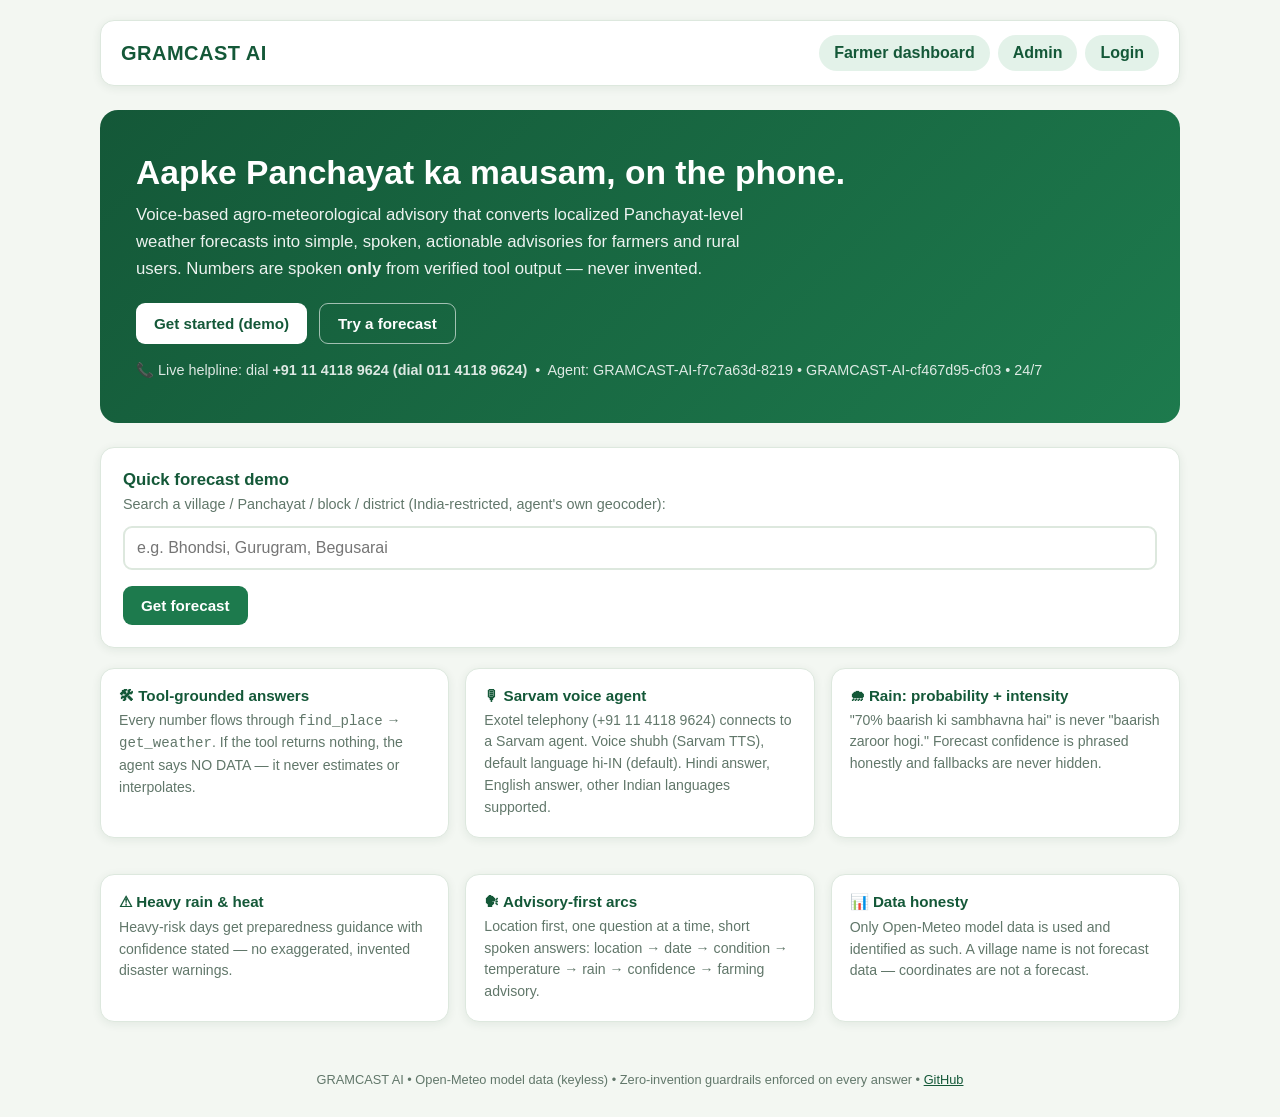
<file: index.html>
<!DOCTYPE html>
<html lang="en">
<head>
  <meta charset="UTF-8">
  <meta name="viewport" content="width=device-width, initial-scale=1.0">
  <title>GRAMCAST AI — Panchayat-level weather advisory for farmers</title>
  <link rel="stylesheet" href="styles.css">
</head>
<body>
  <div class="container">
    <div class="topbar">
      <div class="brand">
        <h1>GRAMCAST AI</h1>
        
      </div>
      <nav class="topnav">
        <a href="dashboard.html">Farmer dashboard</a>
        <a href="admin.html">Admin</a>
        <a href="login.html" id="navAuth">Login</a>
      </nav>
    </div>

    <section class="hero">
      <h1>Aapke Panchayat ka mausam, on the phone.</h1>
      <p class="lead">
        Voice-based agro-meteorological advisory that converts localized Panchayat-level weather
        forecasts into simple, spoken, actionable advisories for farmers and rural users.
        Numbers are spoken <strong>only</strong> from verified tool output — never invented.
      </p>
      <div class="actions">
        <button class="btn" onclick="location.href='login.html'">Get started (demo)</button>
        <button class="btn out" onclick="location.href='dashboard.html'">Try a forecast</button>
      </div>
      <p style="margin-top:18px; font-size:0.9rem; opacity:0.85;">
        📞 Live helpline: dial <strong id="heroPhone">—</strong> &nbsp;•&nbsp;
        <span id="heroAgent">—</span>
      </p>
    </section>

    <!-- quick forecast demo -->
    <section class="card" id="quickbox">
      <h2>Quick forecast demo
        
      </h2>
      <p class="sub">Search a village / Panchayat / block / district (India-restricted, agent's own geocoder):</p>
      <div class="field" style="position:relative;">
        <input id="q" autocomplete="off" placeholder="e.g. Bhondsi, Gurugram, Begusarai">
        <div class="suggest" id="suggest"></div>
      </div>
      <button class="btn" id="goBtn" style="width:auto;">Get forecast</button>
      <div class="msg err" id="quickErr"></div>
      <div id="quickOut"></div>
    </section>

    <section class="grid cols-3">
      <div class="card feature">
        <h3>🛠 Tool-grounded answers</h3>
        <p>Every number flows through <code>find_place</code> → <code>get_weather</code>.
           If the tool returns nothing, the agent says NO DATA — it never estimates or interpolates.</p>
      </div>
      <div class="card feature">
        <h3>🎙 Sarvam voice agent</h3>
        <p>Exotel telephony (<span id="featPhone">—</span>) connects to a Sarvam agent. Voice
           <span id="featVoice">—</span>, default language <span id="featLang">—</span>. Hindi answer, English
           answer, other Indian languages supported.</p>
      </div>
      <div class="card feature">
        <h3>🌧 Rain: probability + intensity</h3>
        <p>"70% baarish ki sambhavna hai" is never "baarish zaroor hogi."
           Forecast confidence is phrased honestly and fallbacks are never hidden.</p>
      </div>
      <div class="card feature">
        <h3>⚠ Heavy rain & heat</h3>
        <p>Heavy-risk days get preparedness guidance with confidence stated — no exaggerated,
           invented disaster warnings.</p>
      </div>
      <div class="card feature">
        <h3>🗣 Advisory-first arcs</h3>
        <p>Location first, one question at a time, short spoken answers: location → date → condition →
           temperature → rain → confidence → farming advisory.</p>
      </div>
      <div class="card feature">
        <h3>📊 Data honesty</h3>
        <p>Only Open-Meteo model data is used and identified as such. A village name is not
           forecast data — coordinates are not a forecast.</p>
      </div>
    </section>

    <section class="footer">
      GRAMCAST AI • Open-Meteo model data (keyless) • Zero-invention guardrails enforced on every answer •
      <a href="https://github.com/rajputishika937-ui/gram-cast-" target="_blank" rel="noopener">GitHub</a>
    </section>
  </div>

  <script src="app.js"></script>
  <script>
    // fill agent facts
    document.getElementById("heroPhone").textContent = GC.FACTS.phone + " (dial " + GC.FACTS.phone_dial + ")";
    document.getElementById("heroAgent").textContent = "Agent: " + GC.FACTS.agent + " • " + GC.FACTS.deploy + " • 24/7";
    document.getElementById("featPhone").textContent = GC.FACTS.phone;
    document.getElementById("featVoice").textContent = GC.FACTS.voice;
    document.getElementById("featLang").textContent = GC.FACTS.language;

    // nav auth button reflects session
    GC.auth.seed();
    const s = GC.auth.session();
    document.getElementById("navAuth").textContent = s ? s.name + " — dashboard" : "Login";
    document.getElementById("navAuth").href = s ? (s.role === "admin" ? "admin.html" : "dashboard.html") : "login.html";

    /* ---- quick demo: same data path, mini version ---- */
    const q = document.getElementById("q");
    const sugBox = document.getElementById("suggest");
    let selected = null, timer = null;

    q.addEventListener("input", () => {
      selected = null;
      clearTimeout(timer);
      const name = q.value.trim();
      if (name.length < 2) { sugBox.classList.remove("show"); return; }
      timer = setTimeout(async () => {
        try {
          const hits = await GC.findPlaces(name, 8);
          sugBox.innerHTML = "";
          if (!hits.length) { sugBox.classList.remove("show"); return; }
          hits.forEach(h => {
            const b = GC.el("<button>" + GC.esc(h.place_name) +
              "<small>" + GC.esc([h.district, h.region].filter(Boolean).join(", ")) +
              " — (" + h.latitude + ", " + h.longitude + ")</small></button>");
            b.addEventListener("click", () => { selected = h; q.value = GC.placeLabel(h); sugBox.classList.remove("show"); });
            sugBox.appendChild(b);
          });
          sugBox.classList.add("show");
        } catch { sugBox.classList.remove("show"); }
      }, 350);
    });

    document.addEventListener("click", e => {
      if (!e.target.closest("#quickbox") || (!e.target.closest("#suggest") && e.target !== q)) {
        sugBox.classList.remove("show");
      }
    });

    document.getElementById("goBtn").addEventListener("click", async () => {
      const errBox = document.getElementById("quickErr");
      const out = document.getElementById("quickOut");
      errBox.classList.remove("show"); out.innerHTML = "";
      const btn = document.getElementById("goBtn");
      try {
        btn.disabled = true; btn.textContent = "Fetching…";
        const place = selected || await GC.findPlace(q.value.trim());
        const w = await GC.getWeather(place, 3);
        GC.logQuery(place, null);

        const errBox = document.getElementById("quickErr");
        const out = document.getElementById("quickOut");
        try {
          GC.showForecast("quickOut", place, w, 3);
          out.innerHTML += '<div class="provenance">Location: ' + GC.esc(GC.placeLabel(place)) +
            " (" + place.latitude + ", " + place.longitude + ") • Source: " + GC.esc(GC.FACTS.source) + "</div>";
        } catch (err) {
          out.innerHTML = "";
          if (err?.noData) {
            errBox.textContent = err.message;
          } else {
            errBox.textContent = err?.message || "Request failed. Please try again.";
          }
          errBox.classList.add("show");
        } finally {
          btn.disabled = false; btn.textContent = "Get forecast";
        }
      } catch (err) {
        errBox.textContent = err.message || "Request failed.";
        errBox.classList.add("show");
      } finally {
        btn.disabled = false; btn.textContent = "Get forecast";
      }
    });
  </script>
</body>
</html>
</file>
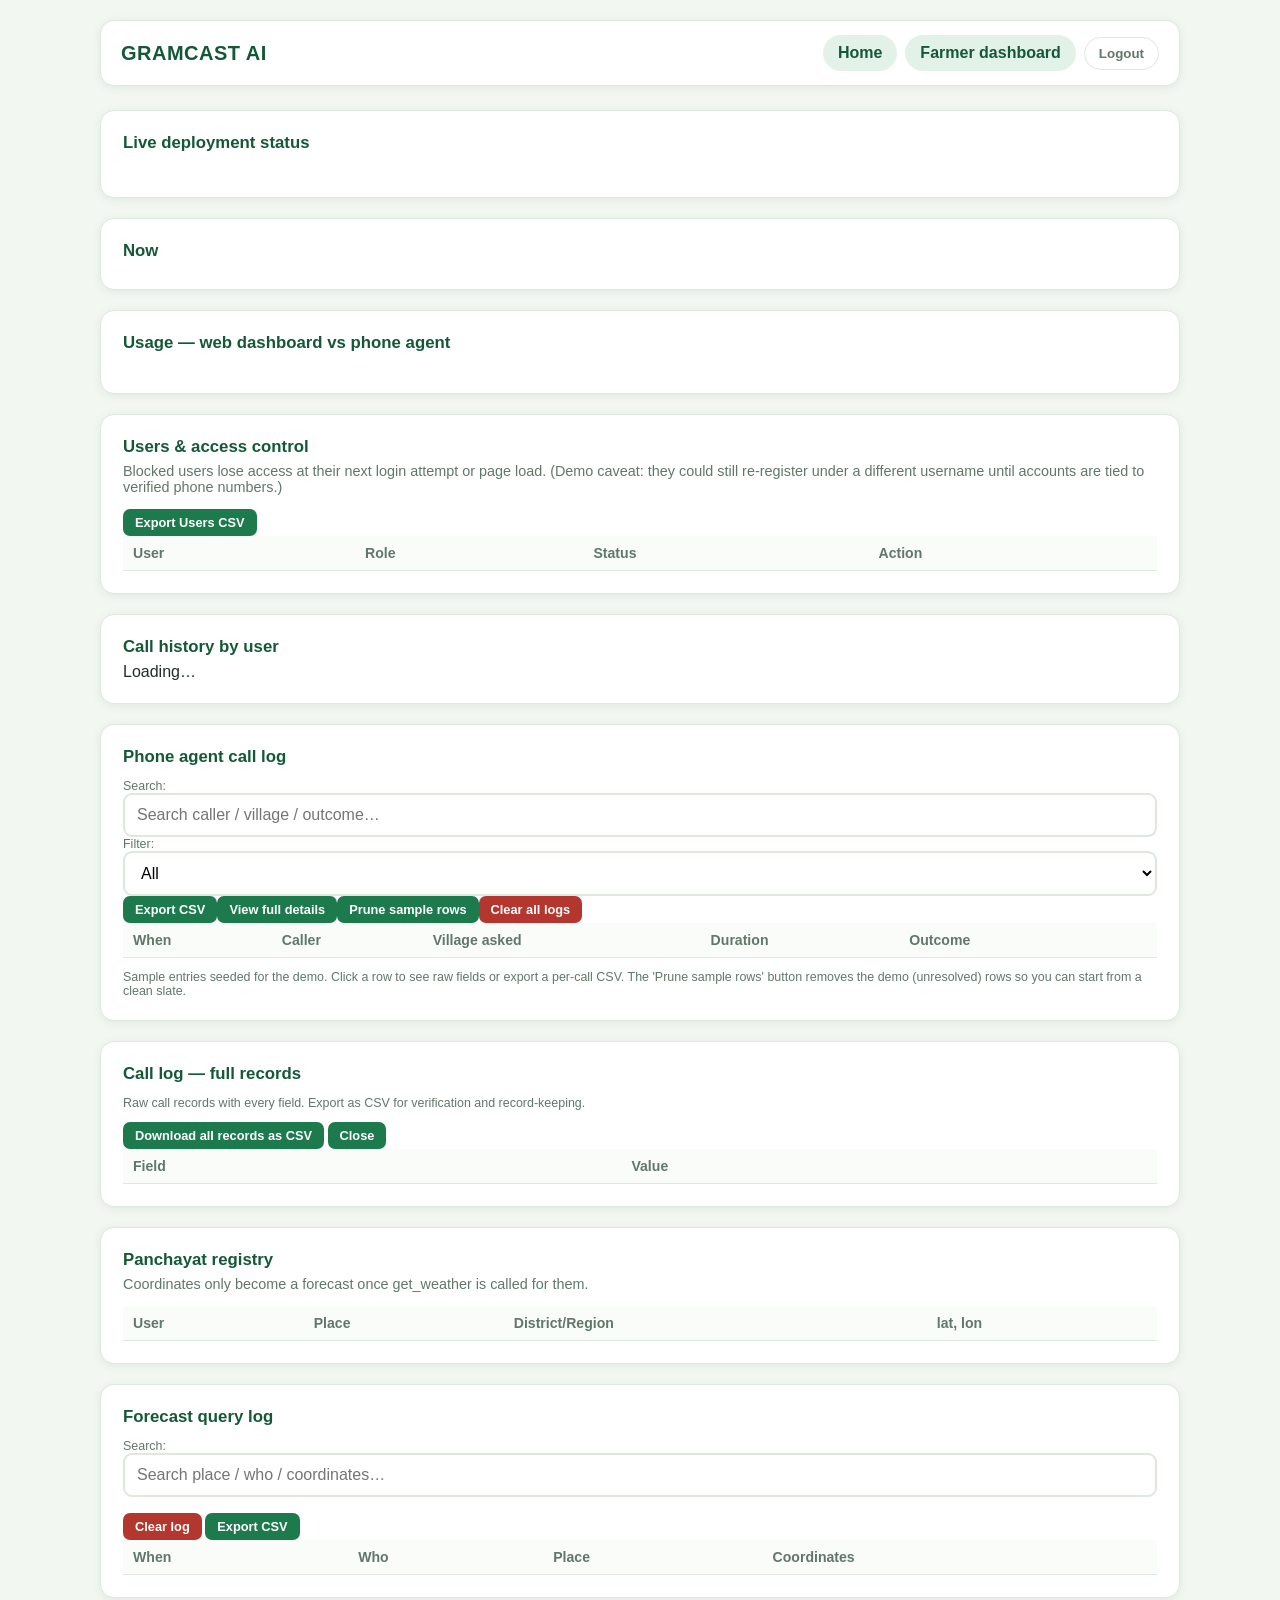
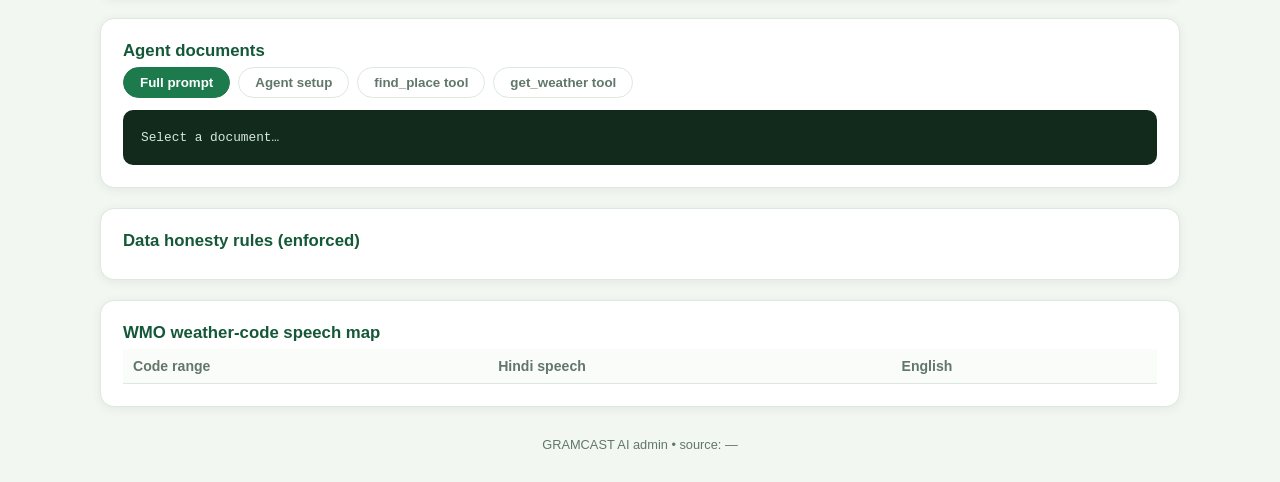
<file: admin.html>
<!DOCTYPE html>
<html lang="en">
<head>
  <meta charset="UTF-8">
  <meta name="viewport" content="width=device-width, initial-scale=1.0">
  <title>Admin dashboard — GRAMCAST AI</title>
  <link rel="stylesheet" href="styles.css">
</head>
<body>
  <div class="container">
    <div class="topbar">
      <div class="brand">
        <h1>GRAMCAST AI</h1>
      </div>
      <nav class="topnav">
        <a href="index.html">Home</a>
        <a href="dashboard.html">Farmer dashboard</a>
        <button class="btn-out" id="logoutBtn">Logout</button>
      </nav>
    </div>

    <section class="card">
      <h2>Live deployment status</h2>
      <div class="grid cols-4" id="statusGrid"></div>
      <dl class="kv mt" id="factsList"></dl>
    </section>

    <section class="card">
      <h2>Now</h2>
      <div class="grid cols-5" id="statGrid"></div>
    </section>

    <section class="card">
      <h2>Usage — web dashboard vs phone agent</h2>
      <div class="grid cols-4" id="usageGrid"></div>
      <p class="provenance" id="usageNote"></p>
    </section>

    <section class="card">
      <h2>Users &amp; access control</h2>
      <p class="sub">Blocked users lose access at their next login attempt or page load. (Demo caveat: they could still re-register under a different username until accounts are tied to verified phone numbers.)</p>
      <div class="provenance sm"><button class="btn sm ok" id="exportUsersBtn">Export Users CSV</button></div>
      <table id="userTable"><thead><tr><th>User</th><th>Role</th><th>Status</th><th>Action</th></tr></thead><tbody></tbody></table>
    </section>

    <section class="card mt">
      <h2>Call history by user</h2>
      <div id="callHistoryBox"><p>Loading…</p></div>
    </section>

    <section class="card hidden" id="userCallCard" style="display:none;">
      <h2>Call records — <span id="userHistoryTitle"></span></h2>
      <div class="provenance sm"><button class="btn sm" id="backToHistory">← Back to user list</button></div>
      <table id="userCallTable"><thead><tr><th>When</th><th>Caller</th><th>Village asked</th><th>Duration</th><th>Outcome</th></tr></thead><tbody></tbody></table>
    </section>

    <section class="card mt">
      <h2>Phone agent call log</h2>
      <div class="provenance sm">Search: <input id="callLogSearch" placeholder="Search caller / village / outcome…"> Filter: <select id="callLogFilter"><option value="">All</option><option value="today">Today</option><option value="answered">Answered</option><option value="no-data">No forecast data</option></select><button class="btn sm ok" id="exportCallLogBtn">Export CSV</button><button class="btn sm" id="viewCallDetailsBtn">View full details</button><button class="btn sm" id="pruneSampleBtn">Prune sample rows</button><button class="btn danger sm" id="clearCallLogBtn">Clear all logs</button></div>
      <table id="callTable"><thead><tr><th>When</th><th>Caller</th><th>Village asked</th><th>Duration</th><th>Outcome</th><th></th></tr></thead><tbody></tbody></table>
      <div class="provenance">Sample entries seeded for the demo. Click a row to see raw fields or export a per-call CSV. The 'Prune sample rows' button removes the demo (unresolved) rows so you can start from a clean slate.</div>
    </section>

    <section class="card hidden" id="callDetailsCard">
      <h2>Call log — full records</h2>
      <p class="provenance">Raw call records with every field. Export as CSV for verification and record-keeping.</p>
      <div class="provenance sm"><button class="btn sm" id="exportCallDetailsBtn">Download all records as CSV</button> <button class="btn sm" id="closeCallDetailsBtn">Close</button></div>
      <table id="callDetailsTable"><thead><tr><th>Field</th><th>Value</th></tr></thead><tbody></tbody></table>
    </section>

    <section class="card">
      <h2>Panchayat registry</h2>
      <p class="sub">Coordinates only become a forecast once get_weather is called for them.</p>
      <table id="locTable"><thead><tr><th>User</th><th>Place</th><th>District/Region</th><th>lat, lon</th></tr></thead><tbody></tbody></table>
    </section>

    <section class="card mt">
      <h2>Forecast query log</h2>
      <div class="provenance sm">Search: <input id="logSearch" placeholder="Search place / who / coordinates…"> <button class="btn danger sm mt" id="clearLogBtn">Clear log</button> <button class="btn sm ok mt" id="exportLogBtn">Export CSV</button></div>
      <table id="logTable"><thead><tr><th>When</th><th>Who</th><th>Place</th><th>Coordinates</th></tr></thead><tbody></tbody></table>
    </section>

    <section class="card">
      <h2>Agent documents</h2>
      <div class="tabs">
        <button class="on" data-doc="prompts/GRAMCAST_PROMPT.md">Full prompt</button>
        <button data-doc="config/agent_setup.md">Agent setup</button>
        <button data-doc="tools/find_place.md">find_place tool</button>
        <button data-doc="tools/get_weather.md">get_weather tool</button>
      </div>
      <pre class="config" id="docView">Select a document…</pre>
    </section>

    <section class="card">
      <h2>Data honesty rules (enforced)</h2>
      <ul id="rules" style="line-height:1.9; font-size:0.92rem; padding-left:18px;"></ul>
    </section>

    <section class="card">
      <h2>WMO weather-code speech map</h2>
      <table id="wmoTable"><thead><tr><th>Code range</th><th>Hindi speech</th><th>English</th></tr></thead><tbody></tbody></table>
    </section>

    <div class="footer">
      GRAMCAST AI admin • source: <span id="srcLine">—</span>
    </div>
  </div>

  <script src="app.js"></script>
  <script>
    const session = GC.auth.requireRole("admin");
    if (session) {
      document.getElementById("logoutBtn").addEventListener("click", GC.auth.logout);

      const cards = [
        ["Agent", GC.FACTS.agent],
        ["Deployment", GC.FACTS.deploy],
        ["Phone", GC.FACTS.phone],
        ["Status", "Active • 24/7"],
      ];
      document.getElementById("statusGrid").innerHTML = cards.map(c =>
        '<div class="day-card stat"><div class="l" style="color:var(--muted); font-size:0.8rem;">' + c[0] +
        '</div><div style="font-weight:700; margin-top:4px; word-break:break-all;">' + GC.esc(c[1]) + "</div></div>"
      ).join("");

      document.getElementById("factsList").innerHTML = [
        ["Agent", GC.FACTS.agent], ["Deployment", GC.FACTS.deploy],
        ["Telephony", GC.FACTS.telephony], ["Voice", GC.FACTS.voice],
        ["Default language", GC.FACTS.language], ["Forecast source", GC.FACTS.source],
        ["Tools", "find_place (geocoding) → get_weather (forecast)"],
      ].map(p => "<dt>" + p[0] + "</dt><dd>" + GC.esc(p[1]) + "</dd>").join("");

      const users = GC.store.get("users", []);
      const allLocs = [];
      users.forEach(u => GC.store.get("locs_" + u.id, []).forEach(l => allLocs.push({ user: u.name, ...l })));
      const log = GC.store.get("forecast_log", []);
      const today = new Date().toISOString().slice(0, 10);
      const callLog = GC.store.get("call_log", []);

      const isAdmin = GC.auth.requireRole("admin");
      function adminOnly() {
        if (!isAdmin) { GC.showAlert("Admin panel only — log in as admin.", "bad"); return false; }
        return true;
      }

      function seedIfEmpty() {
        if (!GC.store.get("call_log", null)) {
          const d = 24 * 60 * 60 * 1000, now = Date.now();
          GC.store.set("call_log", [
            { caller: "+91 987*** 421", village: "Bhondsi, Gurugram, Haryana",  dur: "0:42", at: new Date(now - 0.2*d).toISOString(), outcome: "answered", sample: "sample data - wire Exotel CDR feed here" },
            { caller: "+91 981*** 037", village: "Begusarai, Bihar",            dur: "1:07", at: new Date(now - 0.4*d).toISOString(), outcome: "answered", sample: "sample data - wire Exotel CDR feed here" },
            { caller: "+91 946*** 914", village: "Bhundsi (unresolved)",        dur: "0:19", at: new Date(now - 1.1*d).toISOString(), outcome: "answered", sample: "sample data - wire Exotel CDR feed here" },
            { caller: "+91 958*** 556", village: "Panipat, Haryana",            dur: "0:31", at: new Date(now - 1.9*d).toISOString(), outcome: "answered", sample: "sample data - wire Exotel CDR feed here" },
            { caller: "+91 946*** 914", village: "Bhundsi (unresolved)",        dur: "0:12", at: new Date(now - 2.2*d).toISOString(), outcome: "no forecast data", sample: "sample data - wire Exotel CDR feed here" },
          ]);
        }
      }
      seedIfEmpty();

      function renderStats() {
        const usersNow = GC.store.get("users", []);
        const logNow = GC.store.get("forecast_log", []);
        const todayKey = new Date().toISOString().slice(0, 10);
        const callRows = GC.store.get("call_log", []);
        document.getElementById("statGrid").innerHTML = [
          ["Users", usersNow.length], ["Blocked users", usersNow.filter(u => u.blocked).length], ["Saved Panchayats", allLocs.length],
          ["Logged queries", logNow.length], ["Queries today", logNow.filter(x => (x.at || "").slice(0, 10) === todayKey).length],
          ["Calls in log", callRows.length], ["Call records today", callRows.filter(c => (c.at || "").slice(0, 10) === todayKey).length],
        ].map(c => '<div class="day-card stat"><div class="v">' + c[1] + '</div><div class="l">' + c[0] + "</div></div>").join("");
      }
      renderStats();

      const users2 = GC.store.get("users", []);
      const callers = [...new Set(callLog.map(c => c.caller))];
      const webCalls = log.filter(x => x.by && !x.by.startsWith("admin@")).length;
      const phoneCalls = callLog.length;
      const phoneUsers = callers.length;
      document.getElementById("usageGrid").innerHTML = [
        ["Forecast queries on web", log.length, "info"],
        ["People who used the web", webUsers.length, "ok"],
        ["Calls to the voice agent", phoneCalls, "info"],
        ["People who dialed in", phoneUsers, "warn"],
        ["Web users vs callers", [webUsers.length, phoneUsers]],
      ].map(c => {
        if (Array.isArray(c[2])) {
          const left = '<div class="day-card stat"><div class="v">' + c[2][0] + '</div><div class="l">' + c[0] + "</div></div>";
          const right = '<div class="day-card stat"><div class="v">' + c[2][1] + '</div><div class="l">' + c[1] + "</div></div>";
          return '<div class="grid cols-2" style="grid-template-columns:repeat(2,1fr);">' + left + right + "</div>";
        }
        return '<div class="day-card stat"><div class="v">' + c[1] + '</div><div class="l">' + c[0] + "</div></div>";
      }).join("");

      document.getElementById("usageNote").textContent =
        "Web counts track every find_place → get_weather query in the forecast log (including guests on the landing page). " +
        "Call counts come from the call log below until an Exotel CDR feed is connected. " +
        "Call records and users can be exported here as CSV for verification and record-keeping.";

      const locTb = document.querySelector("#locTable tbody");
      locTb.innerHTML = allLocs.length ? allLocs.map(l =>
        "<tr><td>" + GC.esc(l.user) + "</td><td>" + GC.esc(l.place_name) + "</td><td>" +
        GC.esc([l.district, l.region].filter(Boolean).join(", ") || "—") + "</td><td>" + l.latitude + ", " + l.longitude + "</td></tr>"
      ).join("") : "<tr><td colspan=4>No saved locations yet.</td></tr>";

      function renderUsers() {
        const users2 = GC.store.get("users", []);
        const t = document.querySelector("#userTable tbody");
        t.innerHTML = users2.map(u => {
          const self = u.id === session.id;
          return "<tr><td>" + GC.esc(u.name) + " <small style='color:var(--muted)'>@" + GC.esc(u.user) + "</small></td>" +
            '<td><span class="chip ' + (u.role === "admin" ? "ok" : "info") + '">' + GC.esc(u.role) + "</span></td>" +
            '<td><span class="chip ' + (u.blocked ? "bad" : "ok") + '">' + (u.blocked ? "blocked" : "active") + "</span></td>" +
            '<td><button data-act="toggle" data-id="' + u.id + '" class="btn sm ' + (u.blocked ? "out" : "danger") + '" ' +
            (self ? "disabled title='You cannot block your own session'" : "") + ">" +
            (u.blocked ? "Unblock" : "Block") + "</button></td>" +
            '<td class="num"><button class="btn sm" data-act="records" data-id="' + u.id + '">Records CSV</button></td>' +
            '<td class="num"><span class="chip">' + GC.store.get("locs_" + u.id, []).length + '</span></td>';
        }).join("");
      }
      renderUsers();
      document.getElementById("exportUsersBtn").addEventListener("click", () => {
        const users = GC.store.get("users", []);
        let csv = "User,Email,Role,Status,Phone\n";
        users.forEach(u => {
          const line = u.name + "," + (u.user || "") + "," + GC.esc(u.role) + "," + (u.blocked ? "blocked" : "active") + "," + (u.user || "");
          csv += line + "\n";
        });
        const blob = new Blob([csv], { type: "text/csv;charset=utf-8;" });
        const url = URL.createObjectURL(blob);
        const a = document.createElement("a");
        a.href = url; a.download = "users.csv";
        a.click();
        URL.revokeObjectURL(url);
      });

      document.getElementById("userTable").addEventListener("click", e => {
        const btn = e.target.closest("button[data-act]");
        if (!btn || btn.disabled) return;
        const act = btn.dataset.act;
        if (act === "toggle") {
          const id = Number(btn.dataset.id);
          const u = GC.store.get("users", []).find(x => x.id === id);
          if (u) GC.auth.setBlocked(id, !u.blocked);
          renderUsers();
          renderStats();
        } else if (act === "records") {
          const id = Number(btn.dataset.id);
          GC.getUserCallHistory(id).then(({ user, calls }) => {
            const rows = calls.map(c => ({ caller: c.caller, village: c.village, dur: c.dur, atText: GC.localTime(c.at), outcome: c.outcome }));
            if (!rows.length) { GC.showAlert("No call records for this user.", "muted"); return; }
            GC.exportCsv("call_records_" + user.name.replace(/\./g, "_") + ".csv", rows, ["When (Local)", "Caller", "Village asked", "Duration", "Outcome"]);
            GC.showToast("Exported " + rows.length + " records for " + user.name + " as call_records.csv", "ok");
          });
        }
      });

      const callRows = callLog;
      const callByCaller = {};
      callRows.forEach(c => { (callByCaller[c.caller] = callByCaller[c.caller] || []).push(c); });
      const callSenders = Object.keys(callByCaller);

      const callLogSearch = document.getElementById("callLogSearch");
      if (callLogSearch) {
        callLogSearch.addEventListener("input", e => {
          const q = e.target.value.trim();
          const rows = GC.searchLog(callRows, q);
          renderCallLog();
          GC.showToast(q ? "" + rows.length + " of " + callRows.length + " rows", "", 1200);
        });
      }
      const callLogFilter = document.getElementById("callLogFilter");
      if (callLogFilter) {
        callLogFilter.addEventListener("change", e => {
          const v = e.target.value;
          const rows = v === "today" ? GC.filterToday(callRows) : v === "answered" ? callRows.filter(c => c.outcome === "answered") : v === "no-data" ? callRows.filter(c => c.outcome === "no forecast data") : callRows;
          renderCallLog();
        });
      }
      const clearCallLogBtn = document.getElementById("clearCallLogBtn");
      if (clearCallLogBtn) {
        clearCallLogBtn.addEventListener("click", () => {
          if (!confirm("Erase all call records? This cannot be undone.")) return;
          GC.store.set("call_log", []);
          renderCallLog();
          GC.showToast("Call log cleared.", "ok");
        });
      }
      const pruneSampleBtn = document.getElementById("pruneSampleBtn");
      if (pruneSampleBtn) {
        pruneSampleBtn.addEventListener("click", () => {
          const changed = GC.pruneSampleRows();
          renderCallLog();
          GC.showAlert(changed ? "Sample (unresolved) rows removed — clean slate." : "No sample rows to prune.", changed ? "ok" : "muted");
        });
      }
      const exportCallLogBtn = document.getElementById("exportCallLogBtn");
      if (exportCallLogBtn) {
        exportCallLogBtn.addEventListener("click", () => {
          const rows = callRows.map(c => ({ when: new Date(c.at).toLocaleString("en-IN"), caller: c.caller, village: c.village, dur: c.dur, outcome: c.outcome }));
          GC.exportCsv("call_log.csv", rows, ["When (Local)", "Caller", "Village asked", "Duration", "Outcome"]);
          GC.showToast("Exported " + rows.length + " call logs.", "ok");
        });
      }
      const exportCallDetailsBtn = document.getElementById("exportCallDetailsBtn");
      if (exportCallDetailsBtn) {
        exportCallDetailsBtn.addEventListener("click", () => {
          const rows = callRows.map(c => ({ whenUTC: c.at || "", local: GC.localTime(c.at), caller: c.caller, village: c.village, dur: c.dur, outcome: c.outcome, sample: c.sample || "" }));
          GC.exportCsv("gramcast_call_log_records.csv", rows, ["When (UTC)", "Local time", "Caller", "Village asked", "Duration", "Outcome", "Sample"]);
          GC.showToast("Exported " + rows.length + " raw records.", "ok");
        });
      }

      function renderCallLog() {
        document.querySelector("#callTable tbody").innerHTML = callRows.length ? callRows.map(c =>
          "<tr><td>" + GC.esc(GC.localTime(c.at)) + "</td><td>" + GC.esc(c.caller) + "</td><td>" + GC.esc(c.village) +
          "</td><td>" + GC.esc(c.dur) + "</td><td><span class=" + (c.outcome === "answered" ? '"chip ok"' : '"chip warn"') + ">" + GC.esc(c.outcome) + "</span></td>" +
          '<td class="num"><button class="btn sm ok" data-act="details" data-id="' + GC.uniqueId(callRows.indexOf(c)) + '">Details</button></td>' +
          '<td class="num"><button class="btn sm" data-act="csv" data-id="' + GC.uniqueId(callRows.indexOf(c)) + '">CSV</button></td></tr>'
        ).join("") : "<tr><td colspan=6>No calls yet.</td></tr>";
      }
      renderCallLog();
      document.getElementById("callTable").addEventListener("click", e => {
        const btn = e.target.closest("button[data-act]");
        if (!btn || btn.disabled) return;
        const act = btn.dataset.act;
        if (act === "details") {
          const idx = GC.uniqueId(btn.dataset.id);
          const c = callRows[idx];
          if (!c) return;
          GC.renderCallDetails(document.getElementById("callDetailsTable"), [c]);
          document.getElementById("callDetailsCard").classList.remove("hidden");
        } else if (act === "csv") {
          const idx = GC.uniqueId(btn.dataset.id);
          const c = callRows[idx];
          if (!c) return;
          const rows = [c];
          GC.exportCsv("call_" + c.caller.replace(/[^a-zA-Z0-9]/g, "_") + ".csv", rows, ["When (UTC)", "Local time", "Caller", "Village asked", "Duration", "Outcome", "Sample"]);
          GC.showToast("Exported 1 record for " + c.caller, "ok");
        }
      });
      document.getElementById("viewCallDetailsBtn").addEventListener("click", () => {
        GC.renderCallDetails(document.getElementById("callDetailsTable"), callRows);
        document.getElementById("callDetailsCard").classList.remove("hidden");
      });
      document.getElementById("closeCallDetailsBtn").addEventListener("click", () => {
        document.getElementById("callDetailsCard").classList.add("hidden");
      });
      document.getElementById("callLogSearch").addEventListener("input", e => {
        const q = e.target.value.trim();
        const rows = GC.searchLog(callRows, q);
        renderCallLog();
        GC.showToast(q ? "" + rows.length + " of " + callRows.length + " rows", "", 1200);
      });
      document.getElementById("callLogFilter").addEventListener("change", e => {
        const v = e.target.value;
        const rows = v === "today" ? GC.filterToday(callRows) : v === "answered" ? callRows.filter(c => c.outcome === "answered") : v === "no-data" ? callRows.filter(c => c.outcome === "no forecast data") : callRows;
        renderCallLog();
      });
      document.getElementById("clearCallLogBtn").addEventListener("click", () => {
        if (!confirm("Erase all call records? This cannot be undone.")) return;
        GC.store.set("call_log", []);
        renderCallLog();
        GC.showToast("Call log cleared.", "ok");
      });
      document.getElementById("pruneSampleBtn").addEventListener("click", () => {
        const changed = GC.pruneSampleRows();
        renderCallLog();
        GC.showAlert(changed ? "Sample (unresolved) rows removed — clean slate." : "No sample rows to prune.", changed ? "ok" : "muted");
      });
      document.getElementById("exportCallLogBtn").addEventListener("click", () => {
        const rows = callRows.map(c => ({ when: new Date(c.at).toLocaleString("en-IN"), caller: c.caller, village: c.village, dur: c.dur, outcome: c.outcome }));
        GC.exportCsv("call_log.csv", rows, ["When (Local)", "Caller", "Village asked", "Duration", "Outcome"]);
        GC.showToast("Exported " + rows.length + " call logs.", "ok");
      });
      document.getElementById("exportCallDetailsBtn").addEventListener("click", () => {
        const rows = callRows.map(c => ({ whenUTC: c.at || "", local: GC.localTime(c.at), caller: c.caller, village: c.village, dur: c.dur, outcome: c.outcome, sample: c.sample || "" }));
        GC.exportCsv("gramcast_call_log_records.csv", rows, ["When (UTC)", "Local time", "Caller", "Village asked", "Duration", "Outcome", "Sample"]);
        GC.showToast("Exported " + rows.length + " raw records.", "ok");
      });

      function renderCallHistory() {
        const box = document.getElementById("callHistoryBox");
        if (!box) return;
        const users3 = GC.store.get("users", []);
        const cards = users3.map(u => {
          const list = (GC.store.get("call_log", []).filter(c => c.caller === u.id.toString()));
          const perDay = {};
          list.forEach(c => { perDay[new Date(c.at).toDateString()] = (perDay[new Date(c.at).toDateString()] || 0) + 1; });
          const lines = Object.keys(perDay).map(d => d + " " + perDay[d]).join(", ") || "—";
          return '<div class="card mt"><h4>' + GC.esc(u.name) + ' — ' + (GC.store.get("locs_" + u.id, []).length) + ' saved panchayats</h4>' +
            '<p class="sub">' + list.length + ' call(s) — ' + GC.esc(lines) + '</p>' +
            '<div class="provenance sm"><button class="btn sm" data-act="userHistory" data-id="' + u.id + '">Open records</button></div></div>';
        }).join("");
        box.innerHTML = cards || "<p>No users with call records.</p>";
      }
      renderCallHistory();
      document.getElementById("callHistoryBox").addEventListener("click", e => {
        const btn = e.target.closest("button[data-act]");
        if (!btn) return;
        const id = Number(btn.dataset.id);
        GC.getUserCallHistory(id).then(({ user, calls }) => {
          const card = document.getElementById("userCallCard");
          const table = document.getElementById("userCallTable");
          card.style.display = "";
          table.innerHTML = calls.length ? calls.map(c =>
            "<tr><td>" + GC.esc(GC.localTime(c.at)) + "</td><td>" + GC.esc(c.caller) + "</td><td>" + GC.esc(c.village) +
            "</td><td>" + GC.esc(c.dur) + "</td><td><span class=" + (c.outcome === "answered" ? '"chip ok"' : '"chip warn"') + ">" + GC.esc(c.outcome) + "</span></td></tr>"
          ).join("") : "<tr><td colspan=5>No calls yet.</td></tr>";
          card.querySelector("button[id='backToHistory']").style.display = "inline-block";
        });
      });
      document.getElementById("backToHistory").addEventListener("click", () => {
        const card = document.getElementById("userCallCard");
        card.style.display = "none";
      });

      const logRows = log;
      function renderQueryLog() {
        document.querySelector("#logTable tbody").innerHTML = logRows.length ? logRows.map(r =>
          "<tr><td>" + GC.esc(r.atText || r.at) + "</td><td>" + GC.esc(r.by) + "</td><td>" + GC.esc(r.place) +
          "</td><td>" + r.lat + ", " + r.lon + "</td></tr>"
        ).join("") : "<tr><td colspan=4>No queries logged yet.</td></tr>";
      }
      renderQueryLog();
      document.getElementById("clearLogBtn").addEventListener("click", () => {
        GC.store.set("forecast_log", []); renderQueryLog();
      });
      document.getElementById("exportLogBtn").addEventListener("click", () => {
        const rows = logRows.map(r => ({ when: (r.at || "").slice(0, 10), who: r.by, place: r.place, coords: r.lat + ", " + r.lon }));
        GC.exportCsv("forecast_query_log.csv", rows, ["When", "Who", "Place", "Coordinates"]);
        GC.showToast("Exported " + rows.length + " queries.", "ok");
      });
      document.getElementById("logSearch").addEventListener("input", e => {
        const q = e.target.value.trim();
        const rows = GC.searchLog(logRows, q);
        document.querySelector("#logTable tbody").innerHTML = rows.length ? rows.map(r =>
          "<tr><td>" + GC.esc(r.atText || r.at) + "</td><td>" + GC.esc(r.by) + "</td><td>" + GC.esc(r.place) +
          "</td><td>" + r.lat + ", " + r.lon + "</td></tr>"
        ).join("") : "<tr><td colspan=4>No queries match." + (q ? " " + GC.esc(q) : "") + "</td></tr>";
      });

      document.getElementById("rules").innerHTML = [
        "Open-Meteo model data is the only source; never claim IMD / government provenance.",
        "A location name is not data — without a returned forecast block, answer is the NO DATA message.",
        "Never estimate, interpolate or \"fill in\" a plausible value.",
        "Rain is always probability + intensity, never a guarantee.",
        "WMO weather codes are translated to plain speech (\"halki baarish\", \"tez baarish\").",
        "Confidence is communicated honestly; low confidence is never presented as certain.",
        "Fallback to block forecast is never hidden.",
        "No invented warnings, no guaranteed crop outcomes, no unnecessary personal questions.",
      ].map(r => "<li>" + GC.esc(r) + "</li>").join("");

      const wmoRows = [
        ["0–2", "saaf / mainly saaf aasmaan", "Clear / mainly clear"], ["3", "badal chhaaye hue", "Overcast"],
        ["45–48", "kohra", "Fog"], ["51–57", "halki runha / buund", "Light drizzle"],
        ["61–65", "baarish", "Rain"], ["77", "fauwara / baraf ki larhi", "Snow / sleet"],
        ["80–82", "barasi / garaj-chamak", "Rain showers / thunder"], ["86", "outha hua baarish", "Showers"],
        ["95", "gajargur-aandhi", "Thunderstorm"], ["99", "kaada garaj purviandhi", "Severe thunderstorm"],
      ];
      document.querySelector("#wmoTable tbody").innerHTML = wmoRows.map(r =>
        "<tr><td>" + r[0] + "</td><td>" + r[1] + "</td><td>" + r[2] + "</td></tr>"
      ).join("");

      document.getElementById("srcLine").textContent = GC.FACTS.source;
    }
  </script>
</body>
</html>
</file>
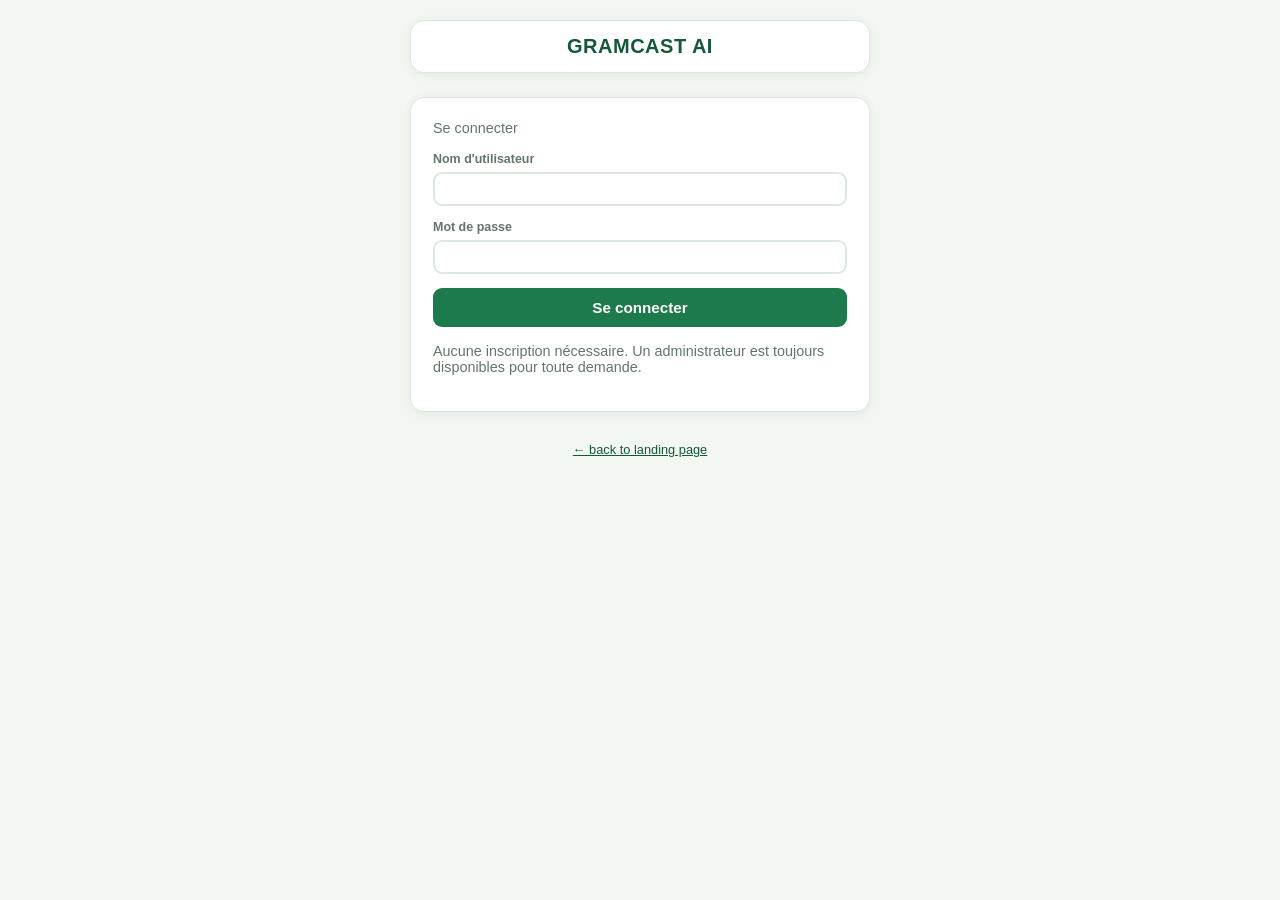
<file: dashboard.html>
<!DOCTYPE html>
<html lang="en">
<head>
  <meta charset="UTF-8">
  <meta name="viewport" content="width=device-width, initial-scale=1.0">
  <title>Farmer dashboard — GRAMCAST AI</title>
  <link rel="stylesheet" href="styles.css">
</head>
<body>
  <div class="container">
    <div class="topbar">
      <div class="brand">
        <h1>GRAMCAST AI</h1>
      </div>
      <nav class="topnav">
        <a href="index.html">Home</a>
        <a href="admin.html" id="navAdmin" style="display:none;">Admin</a>
        <button class="btn-out" id="logoutBtn">Logout</button>
      </nav>
    </div>

    <!-- search -->
    <section class="card">
      <h2>Apna gaon / Panchayat batayein
        
      </h2>
      <div class="field" style="position:relative;">
        <input id="q" autocomplete="off" placeholder="e.g. Bhondsi, Gurugram, Begusarai">
        <div class="suggest" id="suggest"></div>
      </div>
      <button class="btn" id="goBtn">Get 5-day forecast</button>
    </section>

    <div class="msg err" id="err"></div>

    <!-- saved locations -->
    <section class="card" id="savedCard" style="display:none;">
      <h2>Meri saved Panchayatein </h2>
      <div id="savedList"></div>
    </section>

    <!-- forecast + advisory -->
    <section id="forecastArea"></section>

    <!-- helpline -->
    <section class="card">
      <h2>Voice helpline </h2>
      <p class="sub">
        📞 Dial <strong id="helpline">—</strong> • Agent <code id="agentId">—</code> •
        Voice <span id="voiceName">—</span> • Language <span id="langName">—</span>
      </p>
      <p class="sub">The web dashboard and the phone agent use the same two Open-Meteo tools, so what you read
        here is what the agent speaks — nothing more, nothing invented.</p>
    </section>

    <div class="footer">
      GRAMCAST AI • Numbers shown come only from tool output • <span id="srcLine">—</span>
    </div>
  </div>

  <script src="app.js"></script>
  <script>
    const session = GC.auth.requireRole("user");
    if (session) {
      if (session.role === "admin") document.getElementById("navAdmin").style.display = "";
      document.getElementById("logoutBtn").addEventListener("click", GC.auth.logout);

      document.getElementById("helpline").textContent = GC.FACTS.phone + " (dial " + GC.FACTS.phone_dial + ")";
      document.getElementById("agentId").textContent = GC.FACTS.agent;
      document.getElementById("voiceName").textContent = GC.FACTS.voice;
      document.getElementById("langName").textContent = GC.FACTS.language;
      document.getElementById("srcLine").textContent = GC.FACTS.source;

      const q = document.getElementById("q");
      const sugBox = document.getElementById("suggest");
      let selected = null, timer = null;

      q.addEventListener("input", () => {
        selected = null; clearTimeout(timer);
        const name = q.value.trim();
        if (name.length < 2) { sugBox.classList.remove("show"); return; }
        timer = setTimeout(async () => {
          try {
            const hits = await GC.findPlaces(name, 8);
            sugBox.innerHTML = "";
            if (!hits.length) { sugBox.classList.remove("show"); return; }
            hits.forEach(h => {
              const b = GC.el("<button>" + GC.esc(h.place_name) +
                "<small>" + GC.esc([h.district, h.region].filter(Boolean).join(", ")) +
                " — (" + h.latitude + ", " + h.longitude + ")</small></button>");
              b.addEventListener("click", () => { selected = h; q.value = GC.placeLabel(h); sugBox.classList.remove("show"); });
              sugBox.appendChild(b);
            });
            sugBox.classList.add("show");
          } catch { sugBox.classList.remove("show"); }
        }, 350);
      });

      document.addEventListener("click", e => {
        if (!e.target.closest("#suggest") && e.target !== q) sugBox.classList.remove("show");
      });

      /* ---- saved locations, per user ---- */
      const locKey = "locs_" + session.id;
      function renderSaved() {
        const list = GC.store.get(locKey, []);
        const card = document.getElementById("savedCard");
        const box = document.getElementById("savedList");
        card.style.display = list.length ? "" : "none";
        box.innerHTML = "";
        list.forEach((l, i) => {
          const chip = GC.el('<span class="loc-chip">' + GC.esc(l.place_name) +
            '<button title="remove" data-i="' + i + '">✕</button></span>');
          chip.addEventListener("click", e => {
            if (e.target.tagName !== "BUTTON") load(l);
          });
          chip.querySelector("button").addEventListener("click", e => {
            e.stopPropagation();
            const arr = GC.store.get(locKey, []); arr.splice(i, 1); GC.store.set(locKey, arr);
            renderSaved();
          });
          box.appendChild(chip);
        });
      }
      renderSaved();

      /* ---- load a place ---- */
      async function load(place) {
        const err = document.getElementById("err");
        const area = document.getElementById("forecastArea");
        const btn = document.getElementById("goBtn");
        err.classList.remove("show"); area.innerHTML = "";
        btn.disabled = true; btn.textContent = "Fetching…";
        try {
          const w = await GC.getWeather(place, 5);
          GC.logQuery(place, session);
          area.innerHTML = buildForecast(place, w);
          const saveBtn = document.getElementById("saveBtn");
          if (saveBtn) saveBtn.addEventListener("click", () => {
            const arr = GC.store.get(locKey, []);
            if (!arr.some(x => x.latitude === place.latitude && x.longitude === place.longitude)) {
              arr.unshift(place); GC.store.set(locKey, arr); renderSaved();
            }
            saveBtn.disabled = true;
          });
          window.scrollTo({ top: forecastArea.offsetTop - 20, behavior: "smooth" });
        } catch (e2) {
          err.textContent = e2.message || "Request failed."; err.classList.add("show");
        } finally {
          btn.disabled = false; btn.textContent = "Get 5-day forecast";
        }
      }

      document.getElementById("goBtn").addEventListener("click", async () => {
        try { selected = selected || await GC.findPlace(q.value.trim()); await load(selected); }
        catch (e3) {
          const err = document.getElementById("err");
          err.textContent = e3.message || "Request failed."; err.classList.add("show");
        }
      });
      q.addEventListener("keydown", e => { if (e.key === "Enter") document.getElementById("goBtn").click(); });

      /* ---- render ---- */
      function buildForecast(place, w) {
        const d = w.daily, n = Math.min(5, d.time.length);
        const today = {
          weather_code: d.weather_code[0], temperature_2m_max: d.temperature_2m_max[0],
          temperature_2m_min: d.temperature_2m_min[0], precipitation_probability_max: d.precipitation_probability_max[0],
          precipitation_sum: d.precipitation_sum[0], precipitation_hours: d.precipitation_hours[0],
        };
        const cond = GC.wmoSpeech(today.weather_code);
        const inten = GC.intensityFor(today);
        const conf = GC.indicativeConfidence(today);
        const adv = GC.advisoryFor(today);
        const cls = adv.level === "bad" ? "bad" : adv.level === "warn" ? "warn" : "";

        let html = '<section class="card">' +
          '<div class="adv ' + cls + ' mt"><strong>Kheti ke liye aaj:</strong><br>' + GC.esc(adv.lines.join("<br>")) + "</div>" +
          '<div class="weather-now mt">' +
          '<div style="display:flex; justify-content:space-between; gap:12px; flex-wrap:wrap; align-items:center;">' +
            '<div><h2>' + GC.esc(GC.placeLabel(place)) + '</h2>' +
            '<span class="w-detail">' + place.latitude + ", " + place.longitude + " • Source: " + GC.esc(GC.FACTS.source) + "</span></div>" +
            '<button class="btn out sm" id="saveBtn">+ Save Panchayat</button></div>' +
          '<div class="weather-now mt">' +
            '<div class="temp-big">' + (w.current ? w.current.temperature_2m + "°C" : today.temperature_2m_max + "/" + today.temperature_2m_min + "°") + "</div>" +
            '<div><div class="cond" style="font-size:1.15rem;">' + GC.esc(cond.hi) + "</div>" +
            '<div class="w-detail">' + GC.esc(cond.en) + " • " + d.time[0] + "</div></div>" +
          "</div>" +
          '<div class="mt grid cols-4">' +
            statCard("Baarish ki sambhavna", (today.precipitation_probability_max ?? "n/a") + "%") +
            statCard("Intensity", GC.esc(inten.label.split(" / ")[0])) +
            statCard("Max / Min", today.temperature_2m_max + " / " + today.temperature_2m_min + " °C") +
            statCard("Confidence", GC.esc(conf.label), conf.chip) +
          "</div>" +
          '<div class="adv ' + cls + ' mt"><strong>Kheti ke liye aaj:</strong><br>' + GC.esc(adv.lines.join("<br>")) + "</div></section>";

        html += '<section class="card"><h2>Agale 5 din </h2>' +
          '<div class="grid cols-5 mt">';
        for (let i = 0; i < n; i++) {
          const day = {
            weather_code: d.weather_code[i], temperature_2m_max: d.temperature_2m_max[i],
            temperature_2m_min: d.temperature_2m_min[i], precipitation_probability_max: d.precipitation_probability_max[i],
            precipitation_sum: d.precipitation_sum[i], precipitation_hours: d.precipitation_hours[i],
          };
          const c = GC.wmoSpeech(day.weather_code);
          const intense = GC.intensityFor(day);
          const conf = GC.indicativeConfidence(day);
          const cardCls = intense.level === "heavy" ? "rainy" : (Number(day.temperature_2m_max) >= 38 ? "hot" : "");
          html += '<div class="day-card ' + cardCls + '">' +
            '<div class="d">' + d.time[i] + "</div>" +
            '<div class="cond">' + GC.esc(c.hi) + "</div>" +
            '<div class="row"><span>Max/Min</span><span>' + day.temperature_2m_max + " / " + day.temperature_2m_min + "</span></div>" +
            '<div class="row"><span>Rain prob</span><span>' + (day.precipitation_probability_max ?? "n/a") + "%</span></div>" +
            '<div class="row"><span>Rain</span><span>' + (day.precipitation_sum ?? "n/a") + " mm</span></div>" +
            '<div class="row"><span>Intensity</span><span>' + GC.esc(intense.label.split(" / ")[0]) + "</span></div>" +
            '<div class="row"><span>Confidence</span><span class="chip ' + conf.chip + '">' + GC.esc(conf.label) + '</span></div>' +
            "</div>";
        }
        html += "</div></section>";
        return html;

        function statCard(label, value, chipCls) {
          return '<div class="day-card stat" style="padding:12px;">' +
            '<div class="l" style="color:var(--muted); font-size:0.8rem;">' + label + "</div>" +
            '<div style="font-weight:700; margin-top:4px;">' + value + "</div>" +
            (chipCls ? '<div class="chip ' + chipCls + '" style="margin-top:6px;">confidence-ish</div>' : "") +
            "</div>";
        }
      }

      /* gentle demo: prefill last used place */
      const lastQ = GC.store.get("lastq_" + session.id, null);
      if (lastQ) { q.value = lastQ; document.getElementById("goBtn").click(); }
      window.addEventListener("beforeunload", () => { if (selected) GC.store.set("lastq_" + session.id, q.value); });
    }
  </script>
</body>
</html>
</file>
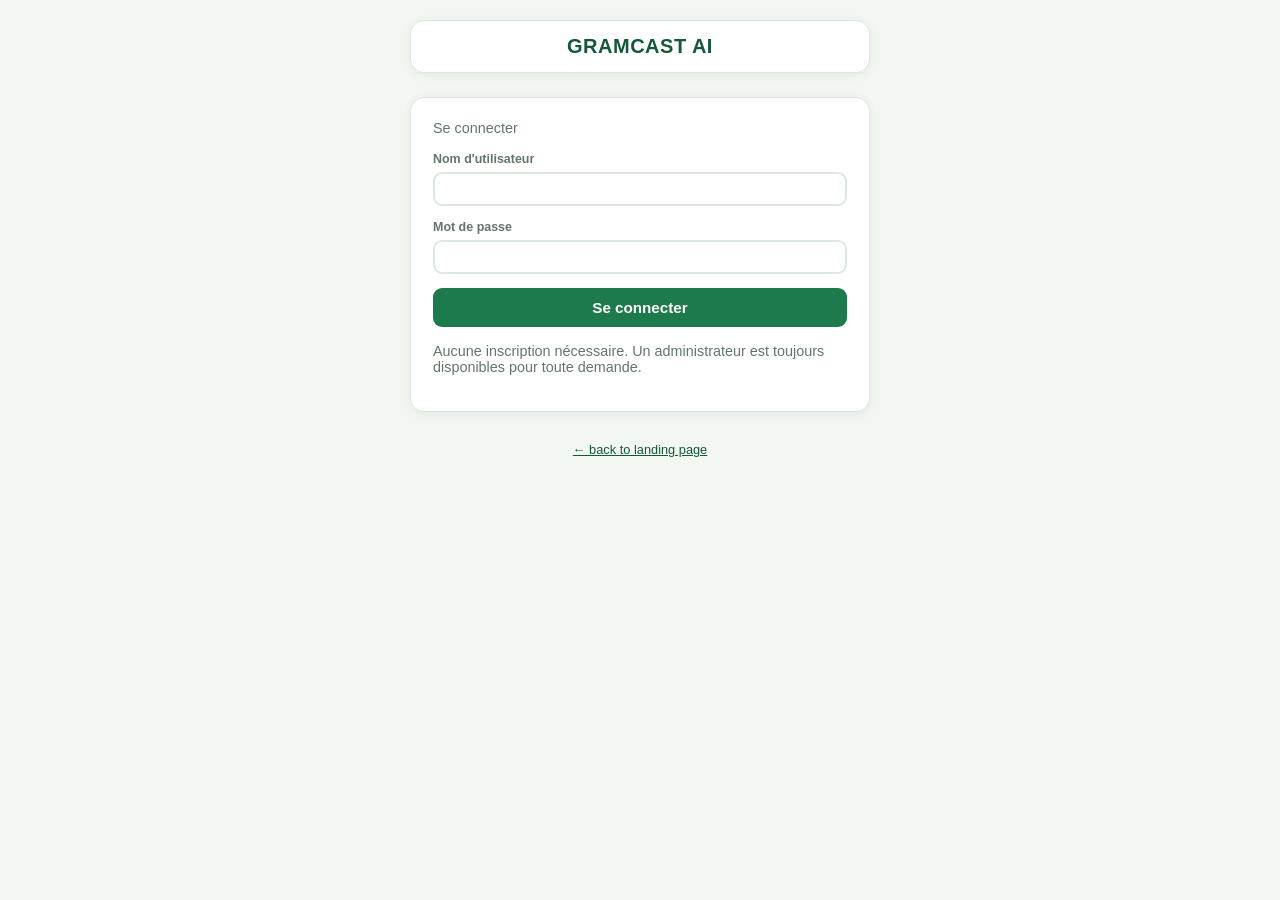
<file: login.html>
<!DOCTYPE html>
<html lang="en">
<head>
  <meta charset="UTF-8">
  <meta name="viewport" content="width=device-width, initial-scale=1.0">
  <title>GRAMCAST AI</title>
  <link rel="stylesheet" href="styles.css">
</head>
<body>
  <div class="container" style="max-width:460px;">
    <div class="topbar" style="justify-content:center;">
      <div class="brand">
        <h1>GRAMCAST AI</h1>
        
      </div>
    </div>

    <div class="card" style="margin-top:20px;">
      <p class="sub">Se connecter</p>
      <p class="provenance mt">
        <label for="l_user">Nom d'utilisateur</label>
        <input id="l_user" autocomplete="username" style="padding:6px 10px;">
      </label><br><br>
      <label for="l_pass">Mot de passe</label>
      <input id="l_pass" type="password" autocomplete="current-password" style="padding:6px 10px;">
      <br><br>
      <button class="btn" type="submit" style="width:100%;" onclick="GC.auth.loginSubmit()">Se connecter</button>
      <p class="sub mt">Aucune inscription nécessaire. Un administrateur est toujours disponibles pour toute demande.</p>
    </div>

    <div class="footer">
      <a href="index.html">← back to landing page</a>
    </div>
  </div>

  <script src="app.js"></script>
  <script>
    GC.auth.loginSubmit = function () {
      GC.auth.seed();
      const s = GC.auth.session();
      if (s) location.href = s.role === "admin" ? "admin.html" : "dashboard.html";
      location.href = "login.html";
    };
  </script>
</body>
</html>
</file>
<file: styles.css>
:root {
  --bg: #f3f7f2;
  --panel: #ffffff;
  --ink: #1f2d24;
  --muted: #61776a;
  --line: #dde8de;
  --green: #1d7a4d;
  --green-dark: #145838;
  --green-soft: #e3f2e9;
  --amber: #b96a00;
  --amber-soft: #fdf3e3;
  --red: #b3372f;
  --red-soft: #fbe9e7;
  --blue: #2b6cb0;
  --blue-soft: #e7f0fa;
  --radius: 14px;
  --shadow: 0 2px 10px rgba(23, 61, 40, 0.08);
}

* { margin: 0; padding: 0; box-sizing: border-box; }

body {
  font-family: "Segoe UI", Tahoma, Geneva, Verdana, sans-serif;
  background: var(--bg);
  color: var(--ink);
  min-height: 100vh;
  padding: 20px;
}

.container { max-width: 1080px; margin: 0 auto; }

/* ---------- header / nav ---------- */
.topbar {
  display: flex; align-items: center; justify-content: space-between;
  gap: 16px; flex-wrap: wrap;
  background: var(--panel); border: 1px solid var(--line);
  border-radius: var(--radius); box-shadow: var(--shadow);
  padding: 14px 20px; margin-bottom: 24px;
}
.brand { display: flex; align-items: baseline; gap: 10px; }
.brand h1 { font-size: 1.25rem; color: var(--green-dark); letter-spacing: 0.5px; }
.brand small { color: var(--muted); }
.topnav { display: flex; gap: 8px; flex-wrap: wrap; align-items: center; }
.topnav a, .topnav button {
  text-decoration: none; font-weight: 600; cursor: pointer;
  color: var(--green-dark); background: var(--green-soft);
  border: 1px solid transparent; padding: 8px 14px; border-radius: 999px;
}
.topnav a:hover, .topnav button:hover { background: var(--green); color: #fff; }
.topnav button.btn-out {
  background: transparent; border: 1px solid var(--line); color: var(--muted);
}
.topnav button.btn-out:hover { background: var(--red); border-color: var(--red); color: #fff; }

/* ---------- generic blocks ---------- */
.card {
  background: var(--panel); border: 1px solid var(--line);
  border-radius: var(--radius); box-shadow: var(--shadow);
  padding: 22px; margin-bottom: 20px;
}
.card h2 { font-size: 1.05rem; color: var(--green-dark); margin-bottom: 6px; }
.card p.sub { color: var(--muted); font-size: 0.9rem; margin-bottom: 14px; }

.grid { display: grid; gap: 16px; }
.grid.cols-3 { grid-template-columns: repeat(3, 1fr); }
.grid.cols-4 { grid-template-columns: repeat(4, 1fr); }
.grid.cols-5 { grid-template-columns: repeat(5, 1fr); }
@media (max-width: 900px) {
  .grid.cols-3, .grid.cols-4 { grid-template-columns: repeat(2, 1fr); }
  .grid.cols-5 { grid-template-columns: repeat(3, 1fr); }
}
@media (max-width: 600px) {
  .grid.cols-3, .grid.cols-4, .grid.cols-5 { grid-template-columns: 1fr; }
}

/* ---------- buttons & inputs ---------- */
button { font-family: inherit; cursor: pointer; }
.btn {
  background: var(--green); color: #fff; border: none;
  padding: 11px 18px; border-radius: 9px; font-size: 0.95rem; font-weight: 600;
  transition: background 0.2s;
}
.btn:hover { background: var(--green-dark); }
.btn:disabled { background: #a9c3b2; cursor: wait; }
.btn.out {
  background: #fff; color: var(--green-dark); border: 1.5px solid var(--green);
}
.btn.out:hover { background: var(--green-soft); }
.btn.sm { padding: 6px 12px; font-size: 0.8rem; border-radius: 7px; }
.btn.danger { background: var(--red); }
.btn.danger:hover { background: #8f2b24; }

label { display: block; font-weight: 600; margin-bottom: 6px; }
input, select {
  width: 100%; padding: 11px 12px; font-size: 1rem;
  border: 2px solid var(--line); border-radius: 9px; background: #fff;
}
input:focus, select:focus { outline: none; border-color: var(--green); }
.field { margin-bottom: 16px; }

/* ---------- badges ---------- */
.chip {
  display: inline-block; padding: 4px 12px; border-radius: 999px;
  font-size: 0.78rem; font-weight: 600;
}
.chip.ok    { background: var(--green-soft); color: var(--green-dark); }
.chip.warn  { background: var(--amber-soft); color: var(--amber); }
.chip.bad   { background: var(--red-soft); color: var(--red); }
.chip.info  { background: var(--blue-soft); color: var(--blue); }
.chip.muted { background: #eef1ee; color: var(--muted); }

/* ---------- alerts / toasts ---------- */
.toast, .alert {
  padding: 12px 16px; border-radius: 10px; margin-bottom: 10px;
  font-size: 0.92rem; display: none; align-items: center; gap: 10px;
}
.toast.show, .alert.show { display: flex; }
.toast.ok, .alert.ok { background: var(--green-soft); color: var(--green-dark); }
.toast.bad, .alert.bad { background: var(--red-soft); color: var(--red); }
.toast.muted, .alert.muted { background: #eef1ee; color: var(--muted); }
.toast.info, .alert.info { background: var(--blue-soft); color: var(--blue); }
.toast strong { font-weight: 600; }

/* ---------- advisory ---------- */
.adv {
  border-left: 5px solid var(--green);
  background: var(--green-soft); padding: 14px 16px;
  border-radius: 10px; margin-top: 16px; line-height: 1.6; font-size: 0.92rem;
}
.adv.warn { border-color: var(--amber); background: var(--amber-soft); }
.adv.bad  { border-color: var(--red); background: var(--red-soft); }
.adv-line { color: var(--muted); font-size: 0.85rem; }

/* ---------- empty state ---------- */
.empty { color: var(--muted); font-size: 0.9rem; }

/* ---------- hero (landing) ---------- */
.hero {
  background: linear-gradient(135deg, var(--green-dark), var(--green));
  color: #fff; border-radius: 18px; padding: 44px 36px; margin-bottom: 24px;
}
.hero h1 { font-size: 2.1rem; margin-bottom: 10px; }
.hero p.lead { font-size: 1.05rem; opacity: 0.92; max-width: 640px; line-height: 1.6; margin-bottom: 20px; }
.hero .actions { display: flex; gap: 12px; flex-wrap: wrap; }
.hero .btn { background: #fff; color: var(--green-dark); }
.hero .btn.out { background: transparent; color: #fff; border-color: rgba(255,255,255,0.6); }
.hero .btn.out:hover { background: rgba(255,255,255,0.12); }

/* ---------- search suggestions ---------- */
.suggest {
  position: relative; margin-top: 6px; display: none; z-index: 5;
  background: #fff; border: 1px solid var(--line); border-radius: 10px;
  box-shadow: var(--shadow); overflow: hidden; max-height: 260px; overflow-y: auto;
}
.suggest.show { display: block; }
.suggest button {
  display: block; width: 100%; text-align: left; background: none; border: none;
  padding: 10px 14px; font-size: 0.95rem; color: var(--ink);
}
.suggest button:hover { background: var(--green-soft); }
.suggest button small { color: var(--muted); margin-left: 6px; }

/* ---------- weather ---------- */
.weather-now {
  display: flex; align-items: center; gap: 20px; flex-wrap: wrap;
}
.temp-big { font-size: 2.6rem; font-weight: 700; color: var(--green-dark); line-height: 1; }
.w-detail { color: var(--muted); font-size: 0.9rem; }

.day-card {
  background: var(--panel); border: 1px solid var(--line);
  border-radius: var(--radius); box-shadow: var(--shadow);
  padding: 16px;
}
.day-card .d { font-weight: 700; color: var(--green-dark); margin-bottom: 4px; }
.day-card .cond { font-size: 1.05rem; margin-bottom: 8px; }
.day-card .row { display: flex; justify-content: space-between; font-size: 0.85rem; color: var(--muted); padding: 2px 0; }
.day-card.rainy { border-color: var(--blue); }
.day-card.hot { border-color: var(--amber); }

.advisory {
  border-left: 5px solid var(--green);
  background: var(--green-soft); padding: 16px 18px;
  border-radius: 10px; margin-top: 16px; line-height: 1.6;
}
.advisory.warn { border-color: var(--amber); background: var(--amber-soft); }
.advisory.bad  { border-color: var(--red); background: var(--red-soft); }

.provenance { margin-top: 12px; font-size: 0.78rem; color: var(--muted); }

/* ---------- call log num cells ---------- */
.num { width: 1%; white-space: nowrap; text-align: center; }
.num button { padding: 4px 8px; }

/* ---------- saved locations ---------- */
.loc-chip {
  display: inline-flex; align-items: center; gap: 8px;
  background: var(--panel); border: 1px solid var(--line);
  border-radius: 999px; padding: 7px 8px 7px 16px; margin: 0 8px 8px 0;
  cursor: pointer; font-weight: 600; font-size: 0.9rem;
}
.loc-chip:hover { border-color: var(--green); }
.loc-chip button {
  background: none; border: none; color: var(--muted); font-size: 1rem;
  padding: 0 6px; line-height: 1;
}
.loc-chip button:hover { color: var(--red); }

/* ---------- tables ---------- */
table { width: 100%; border-collapse: collapse; font-size: 0.88rem; }
th, td { text-align: left; padding: 9px 10px; border-bottom: 1px solid var(--line); }
th { color: var(--muted); font-weight: 600; background: #fafcfa; }
tr:last-child td { border-bottom: none; }

/* ---------- status grid (admin) ---------- */
.stat { text-align: center; padding: 18px 10px; }
.stat .v { font-size: 1.6rem; font-weight: 700; color: var(--green-dark); }
.stat .l { color: var(--muted); font-size: 0.82rem; margin-top: 4px; }

.kv { display: grid; grid-template-columns: 170px 1fr; row-gap: 8px; font-size: 0.9rem; }
.kv dt { color: var(--muted); font-weight: 600; }
.kv dd { word-break: break-word; }

pre.config {
  background: #122a1c; color: #d7ead9; padding: 18px; border-radius: 10px;
  font-size: 0.8rem; line-height: 1.5; overflow-x: auto; max-height: 420px; overflow-y: auto;
  white-space: pre-wrap; word-break: break-word;
}
.tabs { display: flex; gap: 8px; margin-bottom: 12px; flex-wrap: wrap; }
.tabs button {
  background: #fff; border: 1px solid var(--line); border-radius: 999px;
  padding: 7px 16px; font-weight: 600; color: var(--muted);
}
.tabs button.on { background: var(--green); color: #fff; border-color: var(--green); }

/* ---------- misc ---------- */
.msg { padding: 12px 16px; border-radius: 10px; margin: 12px 0; display: none; font-size: 0.92rem; }
.msg.show { display: block; }
.msg.err { background: var(--red-soft); color: var(--red); }
.msg.ok { background: var(--green-soft); color: var(--green-dark); }

.ascii {
  background: #122a1c; color: #d7ead9; padding: 18px; border-radius: 10px;
  font-family: Consolas, monospace; font-size: 0.78rem; overflow-x: auto;
  white-space: pre; line-height: 1.45;
}

.feature { padding: 18px; }
.feature h3 { font-size: 0.95rem; color: var(--green-dark); margin-bottom: 6px; }
.feature p { font-size: 0.88rem; color: var(--muted); line-height: 1.55; }

.center { text-align: center; }
.mt { margin-top: 16px; }
.footer { text-align: center; color: var(--muted); font-size: 0.8rem; margin: 30px 0 10px; }
.footer a { color: var(--green-dark); }
</file>
